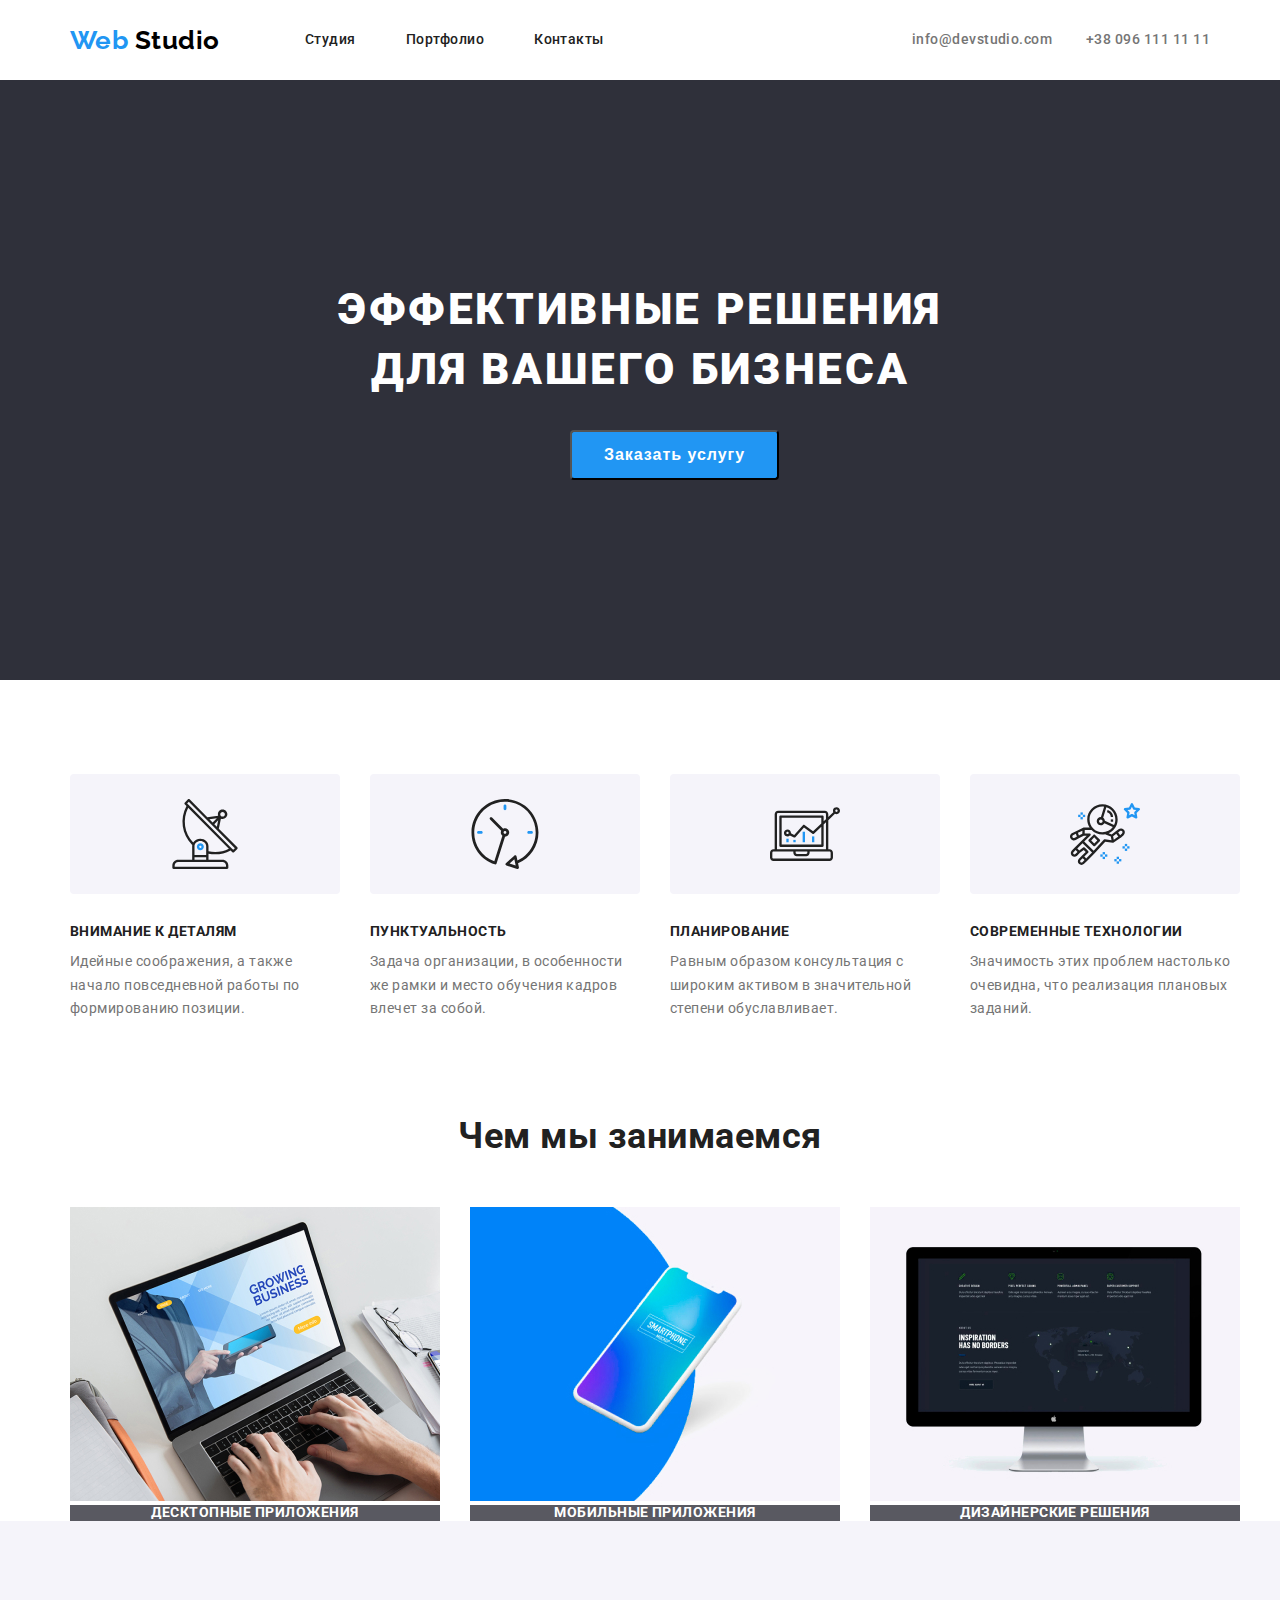
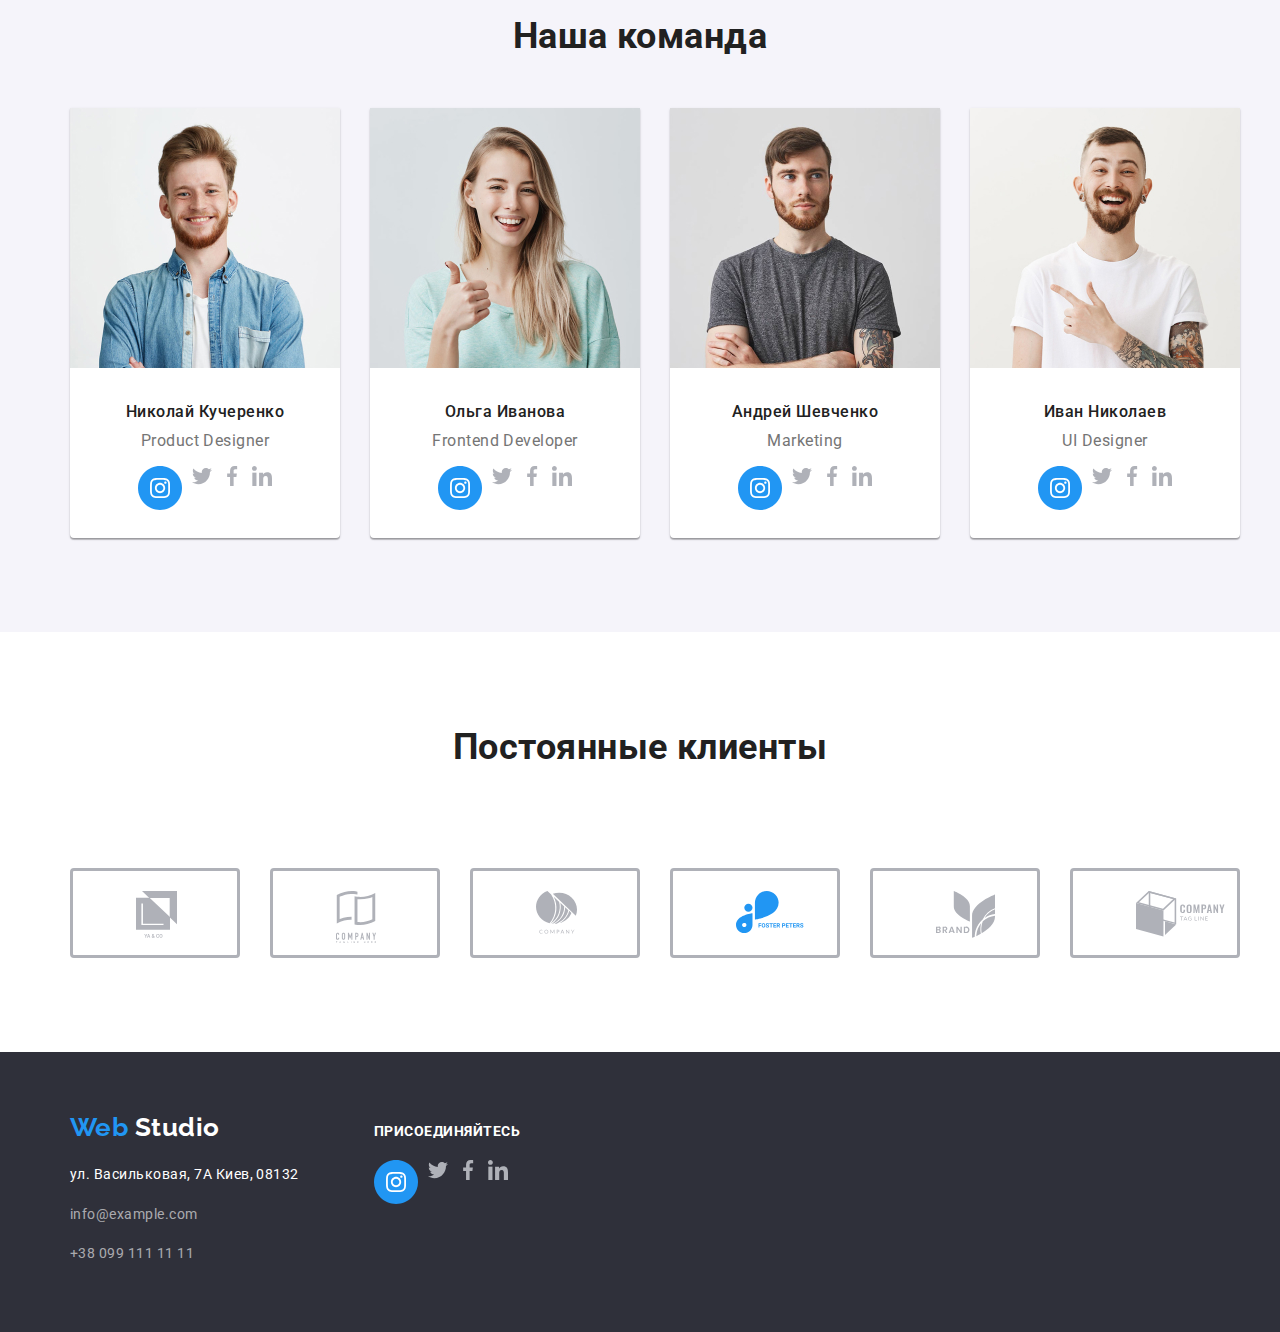
<file: index.html>
<!DOCTYPE html>
<html lang="ru">
  <head>
    <meta charset="UTF-8" />
    <meta name="viewport" content="width=device-width, initial-scale=1.0" />
    <title>Веб Студия</title>
    <link
      href="https://fonts.googleapis.com/css2?family=Raleway:wght@700&family=Roboto:wght@400;500;700;900&display=swap"
      rel="stylesheet"
    />
    <link rel="stylesheet" href="./css/styles.css" />
  </head>
  <body>
    <!-- Шапка сайта -->
    <header class="header">
      <div class="container">
        <nav class="navigation">
          <a href="index.html" class="logo link"
            ><span class="logo-web">Web</span>
            <span class="logo-studio">Studio</span>
          </a>
          <ul class="nav-list list">
            <li class="nav-list-item">
              <a href="./index.html" class="nav-list-link link">Студия</a>
            </li>
            <li class="nav-list-item">
              <a href="./portfolio.html" class="nav-list-link link"
                >Портфолио</a
              >
            </li>
            <li class="nav-list-item">
              <a href="#" class="nav-list-link link">Контакты</a>
            </li>
          </ul>
        </nav>
        <div class="header-address">
          <address class="address">
            <a href="mailto:info@devstudio.com" class="address-list"
              >info@devstudio.com</a
            >
            <a href="tel:+380961111111" class="address-list"
              >+38 096 111 11 11</a
            >
          </address>
        </div>
      </div>
    </header>
    <main>
      <!-- Секция Герой -->
      <section class="hero">
        <div class="container">
          <h1 class="hero-tittle">Эффективные решения для вашего бизнеса</h1>
          <button class="button">
            <span class="hero-text">Заказать услугу</span>
          </button>
        </div>
      </section>
      <!-- Наши особенности -->
      <section class="services">
        <div class="container">
          <h2 hidden>Наши особенности</h2>
          <ul class="services-list list">
            <li class="services-icon">
              <div class="services-svg">
                <img
                  class="services-svg-icon"
                  src="./images/img-svg/antenna1.svg"
                  alt="антена"
                />
              </div>

              <h3 class="services-tittle">Внимание к деталям</h3>
              <p class="services-text">
                Идейные соображения, а также начало повседневной работы по
                формированию позиции.
              </p>
            </li>
            <li class="services-icon">
              <div class="services-svg">
                <img
                  class="services-svg-icon"
                  src="./images/img-svg/clock1.svg"
                  alt="часы"
                />
              </div>

              <h3 class="services-tittle">Пунктуальность</h3>
              <p class="services-text">
                Задача организации, в особенности же рамки и место обучения
                кадров влечет за собой.
              </p>
            </li>
            <li class="services-icon">
              <div class="services-svg">
                <img
                  class="services-svg-icon"
                  src="./images/img-svg/diagram1.svg"
                  alt="диаграмма"
                />
              </div>
              <h3 class="services-tittle">Планирование</h3>
              <p class="services-text">
                Равным образом консультация с широким активом в значительной
                степени обуславливает.
              </p>
            </li>
            <li class="services-icon">
              <div class="services-svg">
                <img
                  class="services-svg-icon"
                  src="./images/img-svg/astronaut1.svg"
                  alt="астронавт"
                />
              </div>
              <h3 class="services-tittle">Современные технологии</h3>
              <p class="services-text">
                Значимость этих проблем настолько очевидна, что реализация
                плановых заданий.
              </p>
            </li>
          </ul>
        </div>
      </section>
      <!-- Специализация студии -->
      <section class="work">
        <div class="container">
          <h2 class="work-tittle">Чем мы занимаемся</h2>
          <ul class="work-list list">
            <li class="work-list-item">
              <img
                src="./images/what-are-we-doing/macbook-img.jpg"
                alt="макбук"
                width="370"
                height="294"
              />
              <h3 class="work-tittle-text">Десктопные приложения</h3>
            </li>
            <li class="work-list-item">
              <img
                src="./images/what-are-we-doing/phone-img.jpg"
                alt="айфон"
                width="370"
                height="294"
              />
              <h3 class="work-tittle-text">Мобильные приложения</h3>
            </li>
            <li class="work-list-item">
              <img
                src="./images/what-are-we-doing/imac-img.jpg"
                alt="аймак"
                width="370"
                height="294"
              />
              <h3 class="work-tittle-text">Дизайнерские решения</h3>
            </li>
          </ul>
        </div>
      </section>
      <!-- Наша команда -->
      <section class="section-team">
        <div class="container">
          <h2 class="work-tittle">Наша команда</h2>
          <ul class="team-list list">
            <li class="team-card">
              <img
                src="./images/team/img1.jpg"
                alt="Николай"
                width="270"
                height="260"
              />
              <h3 class="team">Николай Кучеренко</h3>
              <p class="team-tittle">Product Designer</p>
              <ul class="social-icon list">
                <li class="social-svg">
                  <a href="#" aria-label="instagram" class="logo-social link">
                    <img
                      src="./images/logo-networks/logo-instagram.svg"
                      alt="Инстаграмм"
                    />
                  </a>
                </li>
                <li class="social-svg">
                  <a href="#" aria-label="twitter" class="logo-social link"
                    ><img
                      src="./images/logo-networks/logo-twitter.svg"
                      alt="Твиттер"
                    />
                  </a>
                </li>
                <li class="social-svg">
                  <a href="#" aria-label="facebook" class="logo-social link"
                    ><img
                      src="./images/logo-networks/logo-facebook.svg"
                      alt="Фейсбук"
                    />
                  </a>
                </li>
                <li class="social-svg">
                  <a href="#" aria-label="linkedin" class="logo-social link">
                    <img
                      src="./images/logo-networks/logo-linkedin.svg"
                      alt="Линкедин"
                    />
                  </a>
                </li>
              </ul>
            </li>
            <li class="team-card">
              <img
                src="./images/team/img2.jpg"
                alt="Ольга"
                width="270"
                height="260"
              />
              <h3 class="team">Ольга Иванова</h3>
              <p class="team-tittle">Frontend Developer</p>
              <ul class="social-icon list">
                <li class="social-svg">
                  <a href="#" aria-label="Instagram" class="logo-social link">
                    <img
                      src="./images/logo-networks/logo-instagram.svg"
                      alt="Инстаграмм"
                    />
                  </a>
                </li>
                <li class="social-svg">
                  <a href="#" aria-label="twitter" class="logo-social link"
                    ><img
                      src="./images/logo-networks/logo-twitter.svg"
                      alt="Твиттер"
                    />
                  </a>
                </li>
                <li class="social-svg">
                  <a href="#" aria-label="facebook" class="logo-social link"
                    ><img
                      src="./images/logo-networks/logo-facebook.svg"
                      alt="Фейсбук"
                    />
                  </a>
                </li>
                <li class="social-svg">
                  <a href="#" aria-label="linkedin" class="logo-social link">
                    <img
                      src="./images/logo-networks/logo-linkedin.svg"
                      alt="Линкедин"
                    />
                  </a>
                </li>
              </ul>
            </li>
            <li class="team-card">
              <img
                src="./images/team/img3.jpg"
                alt="Андрей"
                width="270"
                height="260"
              />
              <h3 class="team">Андрей Шевченко</h3>
              <p class="team-tittle">Marketing</p>
              <ul class="social-icon list">
                <li class="social-svg">
                  <a href="#" aria-label="Instagram" class="logo-social link">
                    <img
                      src="./images/logo-networks/logo-instagram.svg"
                      alt="Инстаграмм"
                    />
                  </a>
                </li>
                <li class="social-svg">
                  <a href="#" aria-label="twitter" class="logo-social link"
                    ><img
                      src="./images/logo-networks/logo-twitter.svg"
                      alt="Твиттер"
                    />
                  </a>
                </li>
                <li class="social-svg">
                  <a href="#" aria-label="facebook" class="logo-social link"
                    ><img
                      src="./images/logo-networks/logo-facebook.svg"
                      alt="Фейсбук"
                    />
                  </a>
                </li>
                <li class="social-svg">
                  <a href="#" aria-label="linkedin" class="logo-social link">
                    <img
                      src="./images/logo-networks/logo-linkedin.svg"
                      alt="Линкедин"
                    />
                  </a>
                </li>
              </ul>
            </li>
            <li class="team-card">
              <img
                src="./images/team/img4.jpg"
                alt="Иван"
                width="270"
                height="260"
              />
              <h3 class="team">Иван Николаев</h3>
              <p class="team-tittle">UI Designer</p>
              <ul class="social-icon list">
                <li class="social-svg">
                  <a href="#" aria-label="Instagram" class="logo-social link">
                    <img
                      src="./images/logo-networks/logo-instagram.svg"
                      alt="Инстаграмм"
                    />
                  </a>
                </li>
                <li class="social-svg">
                  <a href="#" aria-label="twitter" class="logo-social link"
                    ><img
                      src="./images/logo-networks/logo-twitter.svg"
                      alt="Твиттер"
                    />
                  </a>
                </li>
                <li class="social-svg">
                  <a href="#" aria-label="facebook" class="logo-social link"
                    ><img
                      src="./images/logo-networks/logo-facebook.svg"
                      alt="Фейсбук"
                    />
                  </a>
                </li>
                <li class="social-svg">
                  <a href="#" aria-label="linkedin" class="logo-social link">
                    <img
                      src="./images/logo-networks/logo-linkedin.svg"
                      alt="Линкедин"
                    />
                  </a>
                </li>
              </ul>
            </li>
          </ul>
        </div>
      </section>
      <!-- Наши Клиенты -->
      <section class="clients">
        <div class="container">
          <h2 class="work-tittle">Постоянные клиенты</h2>
          <ul class="clients-list list" lang="en">
            <li class="clients-list-item">
              <a href="#" class="logo-social link">
                <div class="clients-border">
                  <img
                    class="clients-svg"
                    src="./images/our-clients/logo1.svg"
                    alt="logo1"
                  />
                </div>
              </a>
            </li>

            <li class="clients-list-item">
              <a href="#" class="logo-social link">
                <div class="clients-border">
                  <img
                    class="clients-svg"
                    src="./images/our-clients/logo2.svg"
                    alt="logo2"
                  />
                </div>
              </a>
            </li>

            <li class="clients-list-item">
              <a href="#" class="logo-social link">
                <div class="clients-border">
                  <img
                    class="clients-svg"
                    src="./images/our-clients/logo3.svg"
                    alt="logo3"
                  />
                </div>
              </a>
            </li>

            <li class="clients-list-item">
              <a href="#" class="logo-social link">
                <div class="clients-border">
                  <img
                    class="clients-svg"
                    src="./images/our-clients/logo4.svg"
                    alt="logo4"
                  />
                </div>
              </a>
            </li>

            <li class="clients-list-item">
              <a href="#" class="logo-social link">
                <div class="clients-border">
                  <img
                    class="clients-svg"
                    src="./images/our-clients/logo5.svg"
                    alt="logo5"
                  />
                </div>
              </a>
            </li>

            <li class="clients-list-item">
              <a href="#" class="logo-social link">
                <div class="clients-border">
                  <img
                    class="clients-svg"
                    src="./images/our-clients/logo6.svg"
                    alt="logo6"
                  />
                </div>
              </a>
            </li>
          </ul>
        </div>
      </section>
    </main>
    <footer class="footer">
      <div class="footer-list container">
        <div class="footer-logotype">
          <a href="index.html" class="logo link"
            ><span class="logo-web">Web</span>
            <span class="logo-footer">Studio</span>
          </a>
          <address class="address-footer">
            <a
              href="https://goo.gl/maps/Aek9VfqJxaWBVfHE9"
              target="_blank"
              class="address-map link"
              >ул. Васильковая, 7А Киев, 08132</a
            >
            <br />
            <a href="mailto:info@example.com" class="address-info link"
              >info@example.com</a
            ><br />
            <a href="tel:+380991111111" class="address-info link"
              >+38 099 111 11 11</a
            >
          </address>
        </div>
        <div class="footer-list-second">
          <b class="sign-up">присоединяйтесь</b>
          <ul class="footer-social list">
            <li class="social-svg">
              <a href="#" aria-label="Instagram" class="logo-social link">
                <img
                  src="./images/logo-networks/logo-instagram.svg"
                  alt="Инстаграмм"
                />
              </a>
            </li>

            <li class="social-svg">
              <a href="#" aria-label="twitter" class="logo-social link">
                <img
                  src="./images/logo-networks/logo-twitter.svg"
                  alt="Твиттер"
                />
              </a>
            </li>
            <li class="social-svg">
              <a href="#" aria-label="facebook" class="logo-social link">
                <img
                  src="./images/logo-networks/logo-facebook.svg"
                  alt="Фейсбук"
                />
              </a>
            </li>
            <li class="social-svg">
              <a href="#" aria-label="linkedin" class="logo-social link">
                <img
                  src="./images/logo-networks/logo-linkedin.svg"
                  alt="Линкедин"
                />
              </a>
            </li>
          </ul>
        </div>
      </div>
    </footer>
  </body>
</html>
</file>
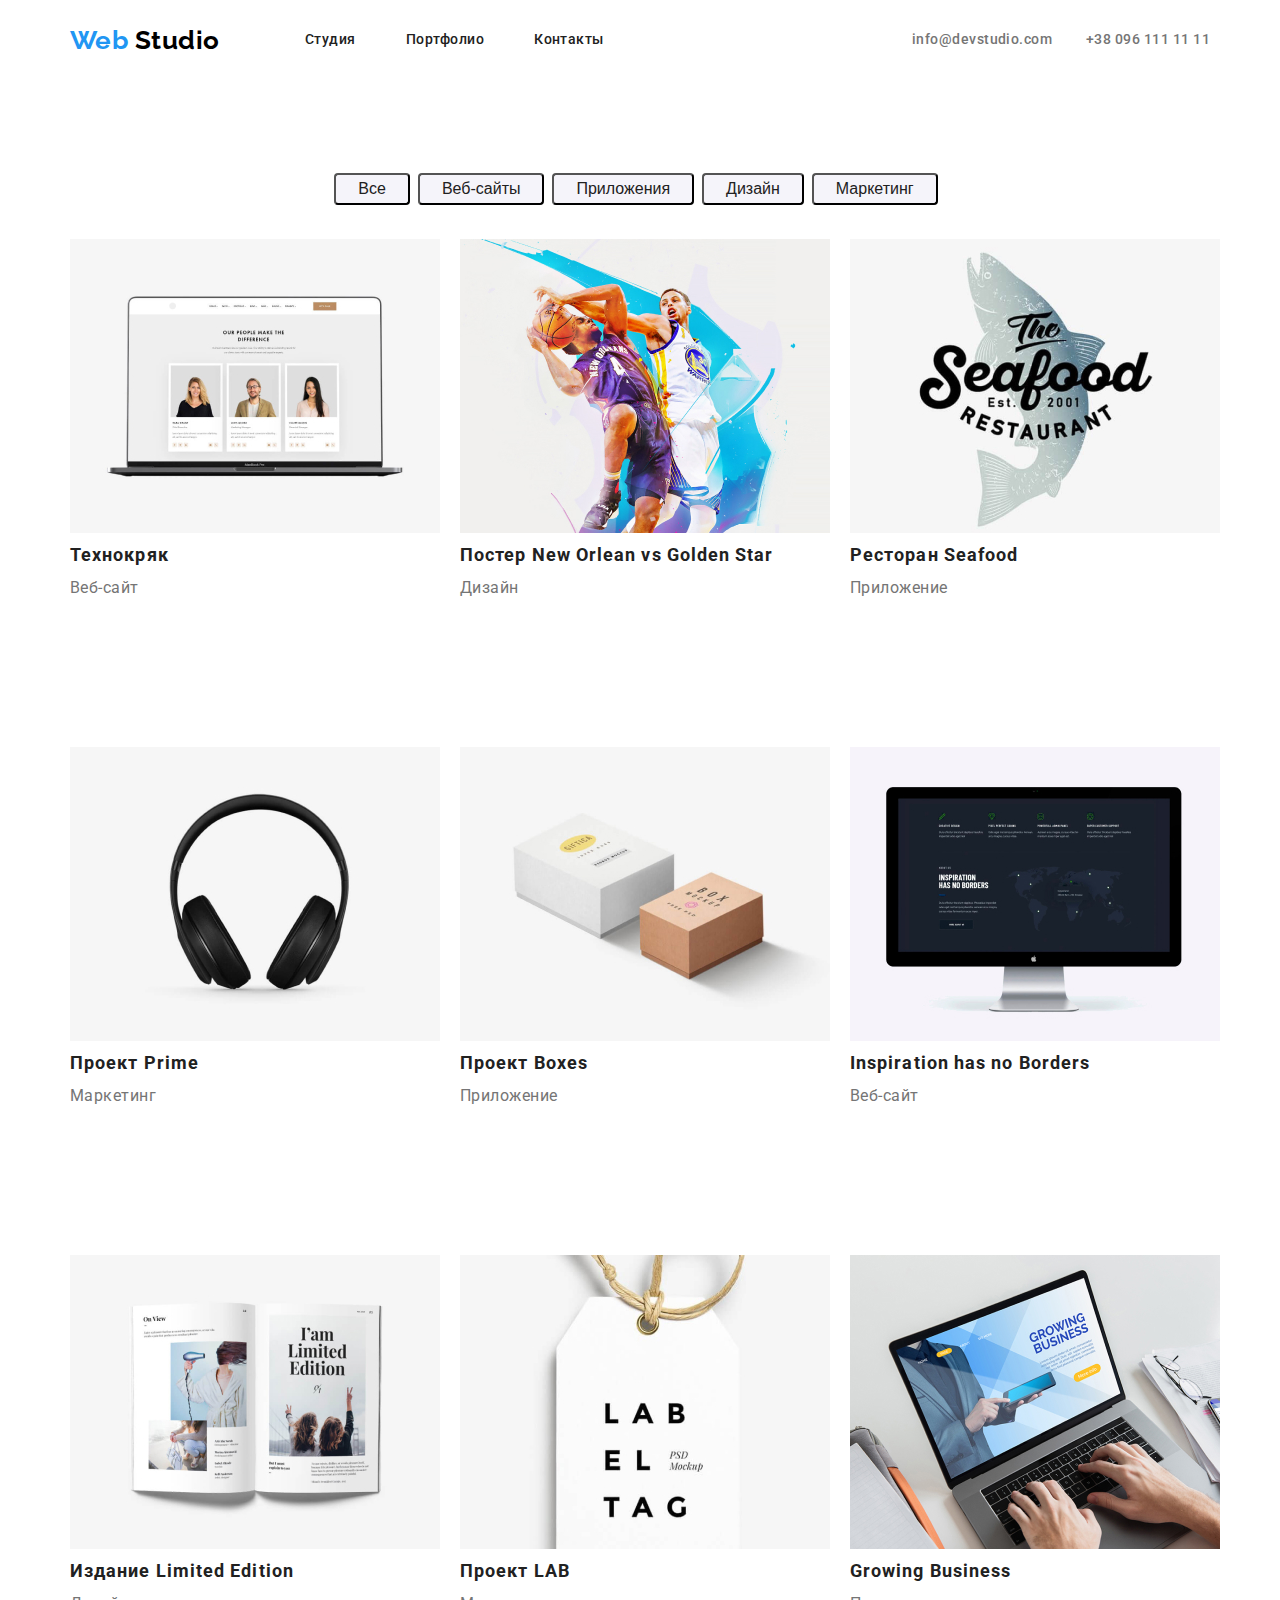
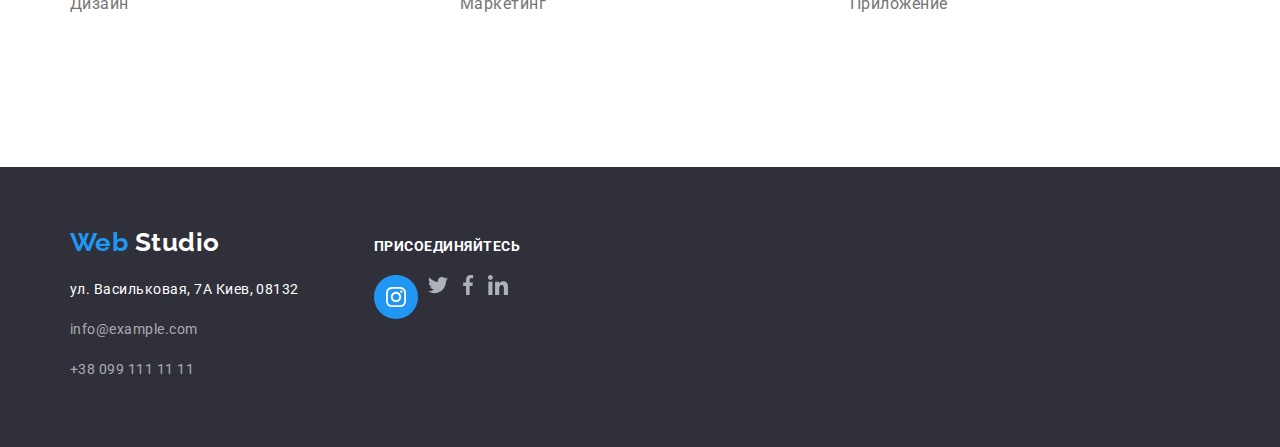
<file: portfolio.html>
<!DOCTYPE html>
<html lang="ru">
  <head>
    <meta charset="UTF-8" />
    <meta name="viewport" content="width=device-width, initial-scale=1.0" />
    <title>Веб Студия</title>
    <link
      href="https://fonts.googleapis.com/css2?family=Raleway:wght@700&family=Roboto:wght@400;500;700;900&display=swap"
      rel="stylesheet"
    />
    <link rel="stylesheet" href="./css/styles.css" />
  </head>
  <body>
    <!-- Шапка сайта -->
    <header class="header">
      <div class="container portfolio">
        <nav class="navigation">
          <a href="index.html" class="logo link"
            ><span class="logo-web">Web</span>
            <span class="logo-studio">Studio</span>
          </a>
          <ul class="nav-list list">
            <li class="nav-list-item">
              <a href="./index.html" class="nav-list-link link">Студия</a>
            </li>
            <li class="nav-list-item">
              <a href="./portfolio.html" class="nav-list-link link"
                >Портфолио</a
              >
            </li>
            <li class="nav-list-item">
              <a href="#" class="nav-list-link link">Контакты</a>
            </li>
          </ul>
        </nav>
        <div class="header-address">
          <address class="address">
            <a href="mailto:info@devstudio.com" class="address-list"
              >info@devstudio.com</a
            >
            <a href="tel:+380961111111" class="address-list"
              >+38 096 111 11 11</a
            >
          </address>
        </div>
      </div>
    </header>
    <!-- Мейн -->
    <main>
      <!-- наши услуги -->
      <section class="projects-button container">
        <h1 hidden>Наши проекты</h1>
        <ul class="filter-list list">
          <li class="button-list">
            <button class="button-portfolio" type="button">
              <span class="portfolio-tittle">Все</span>
            </button>
          </li>
          <li class="button-list">
            <button class="button-portfolio" type="button">
              <span class="portfolio-tittle">Веб-сайты</span>
            </button>
          </li>
          <li class="button-list">
            <button class="button-portfolio" type="button">
              <span class="portfolio-tittle">Приложения</span>
            </button>
          </li>
          <li class="button-list">
            <button class="button-portfolio" type="button">
              <span class="portfolio-tittle">Дизайн</span>
            </button>
          </li>
          <li class="button-list">
            <button class="button-portfolio" type="button">
              <span class="portfolio-tittle">Маркетинг</span>
            </button>
          </li>
        </ul>

        <!-- Проекты -->

        <ul class="project list">
          <li class="projects-list">
            <a class="link" href="#"
              ><img
                src="./images/projects/projects1.jpg"
                alt="Технокряк"
                width="370"
                height="294"
              />
              <h2 class="projects-title">Технокряк</h2>
              <p class="projects-link">Веб-сайт</p>
              <p hidden class="projects-text">
                Технокряк это современная площадка распространения коронавируса.
                Компании используют эту платформу для цифрового шпионажа и атак
                на защищённые сервера конкурентов.
              </p></a
            >
          </li>
          <li class="projects-list">
            <a class="link" href="#"
              ><img
                src="./images/projects/projects2.jpg"
                alt="Баскетболисты"
                width="370"
                height="294"
              />
              <h2 class="projects-title">Постер New Orlean vs Golden Star</h2>
              <p class="projects-link">Дизайн</p>
              <p hidden class="projects-text">
                Технокряк это современная площадка распространения коронавируса.
                Компании используют эту платформу для цифрового шпионажа и атак
                на защищённые сервера конкурентов.
              </p></a
            >
          </li>
          <li class="projects-list">
            <a class="link" href="#"
              ><img
                src="./images/projects/projects3.jpg"
                alt="Ресторан"
                width="370"
                height="294"
              />
              <h2 class="projects-title">Ресторан Seafood</h2>
              <p class="projects-link">Приложение</p>
              <p hidden class="projects-text">
                Технокряк это современная площадка распространения коронавируса.
                Компании используют эту платформу для цифрового шпионажа и атак
                на защищённые сервера конкурентов.
              </p></a
            >
          </li>
          <li class="projects-list">
            <a class="link" href="#"
              ><img
                src="./images/projects/projects4.jpg"
                alt="Проект прайм"
                width="370"
                height="294"
              />
              <h2 class="projects-title">Проект Prime</h2>
              <p class="projects-link">Маркетинг</p>
              <p hidden class="projects-text">
                Технокряк это современная площадка распространения коронавируса.
                Компании используют эту платформу для цифрового шпионажа и атак
                на защищённые сервера конкурентов.
              </p></a
            >
          </li>
          <li class="projects-list">
            <a class="link" href="#"
              ><img
                src="./images/projects/projects5.jpg"
                alt="Проект Коробки"
                width="370"
                height="294"
              />
              <h2 class="projects-title">Проект Boxes</h2>
              <p class="projects-link">Приложение</p>
              <p hidden class="projects-text">
                Технокряк это современная площадка распространения коронавируса.
                Компании используют эту платформу для цифрового шпионажа и атак
                на защищённые сервера конкурентов.
              </p></a
            >
          </li>
          <li class="projects-list">
            <a class="link" href="#"
              ><img
                src="./images/projects/projects6.jpg"
                alt="вдохновение без границ"
                width="370"
                height="294"
              />
              <h2 class="projects-title">Inspiration has no Borders</h2>
              <p class="projects-link">Веб-сайт</p>
              <p hidden class="projects-text">
                Технокряк это современная площадка распространения коронавируса.
                Компании используют эту платформу для цифрового шпионажа и атак
                на защищённые сервера конкурентов.
              </p></a
            >
          </li>
          <li class="projects-list">
            <a class="link" href="#"
              ><img
                src="./images/projects/projects7.jpg"
                alt="Лимитированное издание"
                width="370"
                height="294"
              />
              <h2 class="projects-title">Издание Limited Edition</h2>
              <p class="projects-link">Дизайн</p>
              <p hidden class="projects-text">
                Технокряк это современная площадка распространения коронавируса.
                Компании используют эту платформу для цифрового шпионажа и атак
                на защищённые сервера конкурентов.
              </p></a
            >
          </li>
          <li class="projects-list">
            <a class="link" href="#"
              ><img
                src="./images/projects/projects8.jpg"
                alt="проект лаб"
                width="370"
                height="294"
              />
              <h2 class="projects-title">Проект LAB</h2>
              <p class="projects-link">Маркетинг</p>
              <p hidden class="projects-text">
                Технокряк это современная площадка распространения коронавируса.
                Компании используют эту платформу для цифрового шпионажа и атак
                на защищённые сервера конкурентов.
              </p></a
            >
          </li>
          <li class="projects-list">
            <a class="link" href="#"
              ><img
                src="./images/projects/projects9.jpg"
                alt="рост бизнеса"
                width="370"
                height="294"
              />
              <h2 class="projects-title">Growing Business</h2>
              <p class="projects-link">Приложение</p>
              <p hidden class="projects-text">
                Технокряк это современная площадка распространения коронавируса.
                Компании используют эту платформу для цифрового шпионажа и атак
                на защищённые сервера конкурентов.
              </p></a
            >
          </li>
        </ul>
      </section>
    </main>
    <!-- Футер -->
    <footer class="footer">
      <div class="footer-list container">
        <div class="footer-logotype">
          <a href="index.html" class="logo link"
            ><span class="logo-web">Web</span>
            <span class="logo-footer">Studio</span>
          </a>
          <address class="address-footer">
            <a
              href="https://goo.gl/maps/Aek9VfqJxaWBVfHE9"
              target="_blank"
              class="address-map link"
              >ул. Васильковая, 7А Киев, 08132</a
            >
            <br />
            <a href="mailto:info@example.com" class="address-info link"
              >info@example.com</a
            ><br />
            <a href="tel:+380991111111" class="address-info link"
              >+38 099 111 11 11</a
            >
          </address>
        </div>
        <div class="footer-list-second">
          <b class="sign-up">присоединяйтесь</b>
          <ul class="footer-social list">
            <li class="social-svg">
              <a href="#" aria-label="Instagram" class="logo-social link">
                <img
                  src="./images/logo-networks/logo-instagram.svg"
                  alt="Инстаграмм"
                />
              </a>
            </li>

            <li class="social-svg">
              <a href="#" aria-label="twitter" class="logo-social link">
                <img
                  src="./images/logo-networks/logo-twitter.svg"
                  alt="Твиттер"
                />
              </a>
            </li>
            <li class="social-svg">
              <a href="#" aria-label="facebook" class="logo-social link">
                <img
                  src="./images/logo-networks/logo-facebook.svg"
                  alt="Фейсбук"
                />
              </a>
            </li>
            <li class="social-svg">
              <a href="#" aria-label="linkedin" class="logo-social link">
                <img
                  src="./images/logo-networks/logo-linkedin.svg"
                  alt="Линкедин"
                />
              </a>
            </li>
          </ul>
        </div>
      </div>
    </footer>
  </body>
</html>
</file>
<file: css/styles.css>
/* основной цвет фона #ffffff */
/* вторичный цвет фона #F5F4FA */
/* основной цвет текста #757575 */
/* вторичный цвет текста #212121 */
/* вспомогающий цвет текста #FFFFFF */
/* акцент на странице #2196F3 */
/*  цвет фона Футера #2F303A; */
/* цвет телефона и имейла в футере rgba(255, 255, 255, 0.6); */

:root {
  --primary-text-color: #757575;
  --title-text-color: #212121;
  --accent-color: #2196f3;
  --accent-secondary-color: #000000;
  --primary-white-color: #ffffff;
  --secondary-white-color: #f5f4fa;
  --fotter-bcg-color: #2f303a;
  --footer-contacts-color: rgba(255, 255, 255, 0.6);
}

html {
  box-sizing: border-box;
}

*,
*::before,
*::after {
  box-sizing: inherit;
  margin: 0;
  padding: 0;
}

/* Боди */

body {
  background-color: var(--primary-white-color);
  color: var(--title-text-color);

  font-family: Roboto, sans-serif;
  letter-spacing: 0.03em;
}

/* убирает точки и подчеркивания в списках и ссылках*/
.list {
  list-style: none;
}
.link {
  text-decoration: none;
  display: block;
}

/* HEADER */

/* .header {
  
} */

.container {
  width: 1170px;
  padding-left: 15px;
  padding-right: 15px;
  margin-left: auto;
  margin-right: auto;
}

.navigation {
  display: flex;
  align-items: center;
}

.header .container {
  display: flex;
  align-items: center;
  justify-content: space-between;
}

.header-address {
  display: flex;
}
/* оформление логотипа Web Studio */

.logo {
  margin-right: 85px;

  font-family: Raleway;
  font-weight: 700;
  font-size: 26px;
  line-height: 1.19;
}

.logo-web {
  color: var(--accent-color);
}

.logo-studio {
  color: var(--accent-secondary-color);
}

/* оформление навигации студия, портфолио, навигация */

.nav-list {
  display: flex;

  font-weight: 500;
  font-size: 14px;
  line-height: 1.14;
}

.nav-list-item:not(:last-child) {
  margin-right: 50px;
}

.nav-list-link {
  padding-top: 32px;
  padding-bottom: 32px;

  color: var(--title-text-color);
}
.nav-list-link:hover,
.nav-list-link:focus {
  color: var(--accent-color);
}

/* оформление стилей адреса */
address {
  font-style: inherit;
  font-weight: 500;
  font-size: 14px;
  line-height: 1.14;
}

.address-list {
  text-decoration: none;
  color: var(--primary-text-color);
}
.address-list:not(:last-child) {
  margin-right: 30px;
}

.address-list:hover,
.address-list:focus {
  color: var(--accent-color);
}

/* настраиваем оформление кнопки */

/* секция герой HERO */
.hero {
  background-color: var(--fotter-bcg-color);
}

.hero-tittle {
  margin-left: auto;
  margin-right: auto;
  padding-top: 200px;
  padding-bottom: 30px;

  color: var(--primary-white-color);
  width: 696px;
  font-family: Roboto;
  font-weight: 900;
  font-size: 44px;
  line-height: 1.36;
  text-align: center;
  letter-spacing: 0.06em;
  text-transform: uppercase;
}

/* Оформлнение абзацев текста в секции наши особенности  */

.services-list {
  display: flex;
}

.services-tittle {
  margin-bottom: 10px;

  color: var(--title-text-color);
  font-weight: 700;
  font-size: 14px;
  line-height: 1.14;
  text-transform: uppercase;
}

.services-text {
  color: var(--primary-text-color);
  font-weight: 400;
  font-size: 14px;
  line-height: 1.71;
}
.services-svg {
  width: 270px;
  height: 120px;
  background-color: #f5f4fa;
  border-radius: 4px;
  margin-bottom: 30px;
  text-align: center;
}
.services-svg-icon {
  padding-top: 25px;
  padding-bottom: 25px;
}
.services-icon {
  padding-top: 94px;
}
.services-icon:not(:last-child) {
  margin-right: 30px;
}
/* Оформление секции ЧЕМ МЫ ЗАНИМАЕМСЯ */
.work-list {
  display: flex;
}

.work-tittle {
  margin-bottom: 50px;
  padding-top: 94px;
  color: var(--title-text-color);
  font-weight: 700;
  font-size: 36px;
  line-height: 1.17;
  text-align: center;
}

.work-tittle-text {
  color: var(--primary-white-color);
  background-color: rgba(47, 48, 58, 0.8);
  font-weight: 700;
  font-size: 14px;
  line-height: 1.14;
  text-align: center;
  text-transform: uppercase;
}

.work-list-item:not(:last-child) {
  margin-right: 30px;
}
/* оформление секции НАША КОМАНДА */

.section-team {
  background-color: var(--secondary-white-color);
}
.team-list {
  display: flex;
  padding-bottom: 94px;
}

.team {
  margin-bottom: 10px;
  margin-top: 30px;
  text-align: center;
  color: var(--title-text-color);
  font-weight: 500;
  font-size: 16px;
  line-height: 1.19;
}

.team-tittle {
  margin-bottom: 16px;

  text-align: center;
  color: var(--primary-text-color);
  font-weight: 400;
  font-size: 16px;
  line-height: 1.19;
}

.team-card:not(:last-child) {
  margin-right: 30px;
}
.team-card {
  background-color: var(--primary-white-color);
  box-shadow: 0px 2px 1px rgba(0, 0, 0, 0.2), 0px 1px 1px rgba(0, 0, 0, 0.14),
    0px 1px 3px rgba(0, 0, 0, 0.12);
  border-radius: 0px 0px 4px 4px;
}
.social-icon {
  display: flex;
  justify-content: center;
}
.social-svg:not(:last-child) {
  margin-right: 10px;
}
.social-svg {
  padding-bottom: 24px;
}

/* Оформление секции наши клиенты */

.clients-list {
  display: flex;
  padding-top: 50px;
  padding-bottom: 94px;
  align-items: center;
}
.clients-list-item {
  margin-right: 30px;

  width: 170px;
  height: 90px;
}

.clients-border {
  width: 170px;
  height: 90px;
  border: solid;
  border-radius: 4px;
  border-color: #afb1b8;
}
.clients-svg {
  padding-top: 20px;
  padding-bottom: 20px;
  padding-left: 63px;
  padding-right: 63px;
}
/* оформление футера */

.footer-list {
  display: flex;
}

.footer-list-second {
  display: block;
  justify-content: center;
  margin-left: 69px;
  padding-top: 72px;
  padding-bottom: 100px;
}

/* Логотип футер */
.footer-logotype {
  padding-top: 60px;
  padding-bottom: 60px;
}

.logo-footer {
  color: white;
}

.footer {
  background-color: var(--fotter-bcg-color);
}

.footer-social {
  display: flex;
}
/* оформление адресса в футере */

.address-map {
  margin-top: 20px;

  color: var(--primary-white-color);
  font-weight: 400;
  font-size: 14px;
  line-height: 1.71;
}

.address-info {
  color: rgba(255, 255, 255, 0.6);
  font-weight: 400;
  font-size: 14px;
  line-height: 1.71;
}

.sign-up {
  display: block;
  margin-bottom: 20px;
  color: var(--primary-white-color);

  font-weight: 700;
  font-size: 14px;
  line-height: 1.14;
  text-transform: uppercase;
}
.address-info:hover,
.address-info:focus {
  color: var(--accent-color);
}
.address-map:hover,
.address-map:focus {
  color: var(--accent-color);
}

/*  Оформление социальных сетей */

.logo-social {
  color: var(--title-text-color);
}
.logo-social:hover,
.logo-social:focus {
  color: var(--accent-color);
}

/* оформление кнопки главной страницы */
.hero-text {
  padding-right: 32px;
  padding-left: 32px;
  padding-top: 10px;
  padding-bottom: 10px;
}

.button {
  display: inline-block;
  margin-left: 500px;
  margin-bottom: 200px;
  width: 200;
  height: 50px;
  letter-spacing: 0.06em;
  border-radius: 4px;
  cursor: pointer;
  font-weight: 700;
  font-size: 16px;
  line-height: 1.87;
  background-color: var(--accent-color);
  color: var(--primary-white-color);
}

/* оформление кнопок портфолио */

.projects-button {
  margin-bottom: 34px;
}

.button-list {
  margin-right: 8px;
}
.portfolio-tittle {
  padding-right: 22px;
  padding-left: 22px;
  padding-top: 6px;
  padding-bottom: 6px;
}
.button-portfolio {
  font-weight: 500;
  font-size: 16px;
  line-height: 1.73;
  text-align: center;
  border-radius: 4px;

  background-color: #f5f4fa;
  color: var(--title-text-color);
}

.button-portfolio:focus,
.button-portfolio:hover {
  background-color: var(--accent-color);
  color: var(--primary-white-color);
}

/* оформление секции проекты страницы ПОРТФОЛИО */
.portfolio {
  margin-bottom: 93px;
}
.project {
  display: flex;
  flex-wrap: wrap;
  margin-top: 34px;
}
.filter-list {
  display: flex;
  justify-content: center;
}

.projects-list {
  width: 360px;
  margin-right: 30px;
  margin-bottom: 30px;
}

.projects-list:nth-child(3n) {
  margin-right: 0;
}
.projects-list:nth-last-child(-n + 3) {
  margin-bottom: 0;
}

.projects-title {
  color: var(--title-text-color);
  font-weight: 700;
  font-size: 18px;
  line-height: 2;
  letter-spacing: 0.06em;
}

.projects-link {
  padding-bottom: 114px;
  color: var(--primary-text-color);
  font-weight: 400;
  font-size: 16px;
  line-height: 1.88;
}

.projects-text {
  background-color: var(--accent-color);
  color: var(--primary-white-color);
  font-weight: 400;
  font-size: 18px;
  line-height: 1.56;
  /* or 156% */
}
</file>
